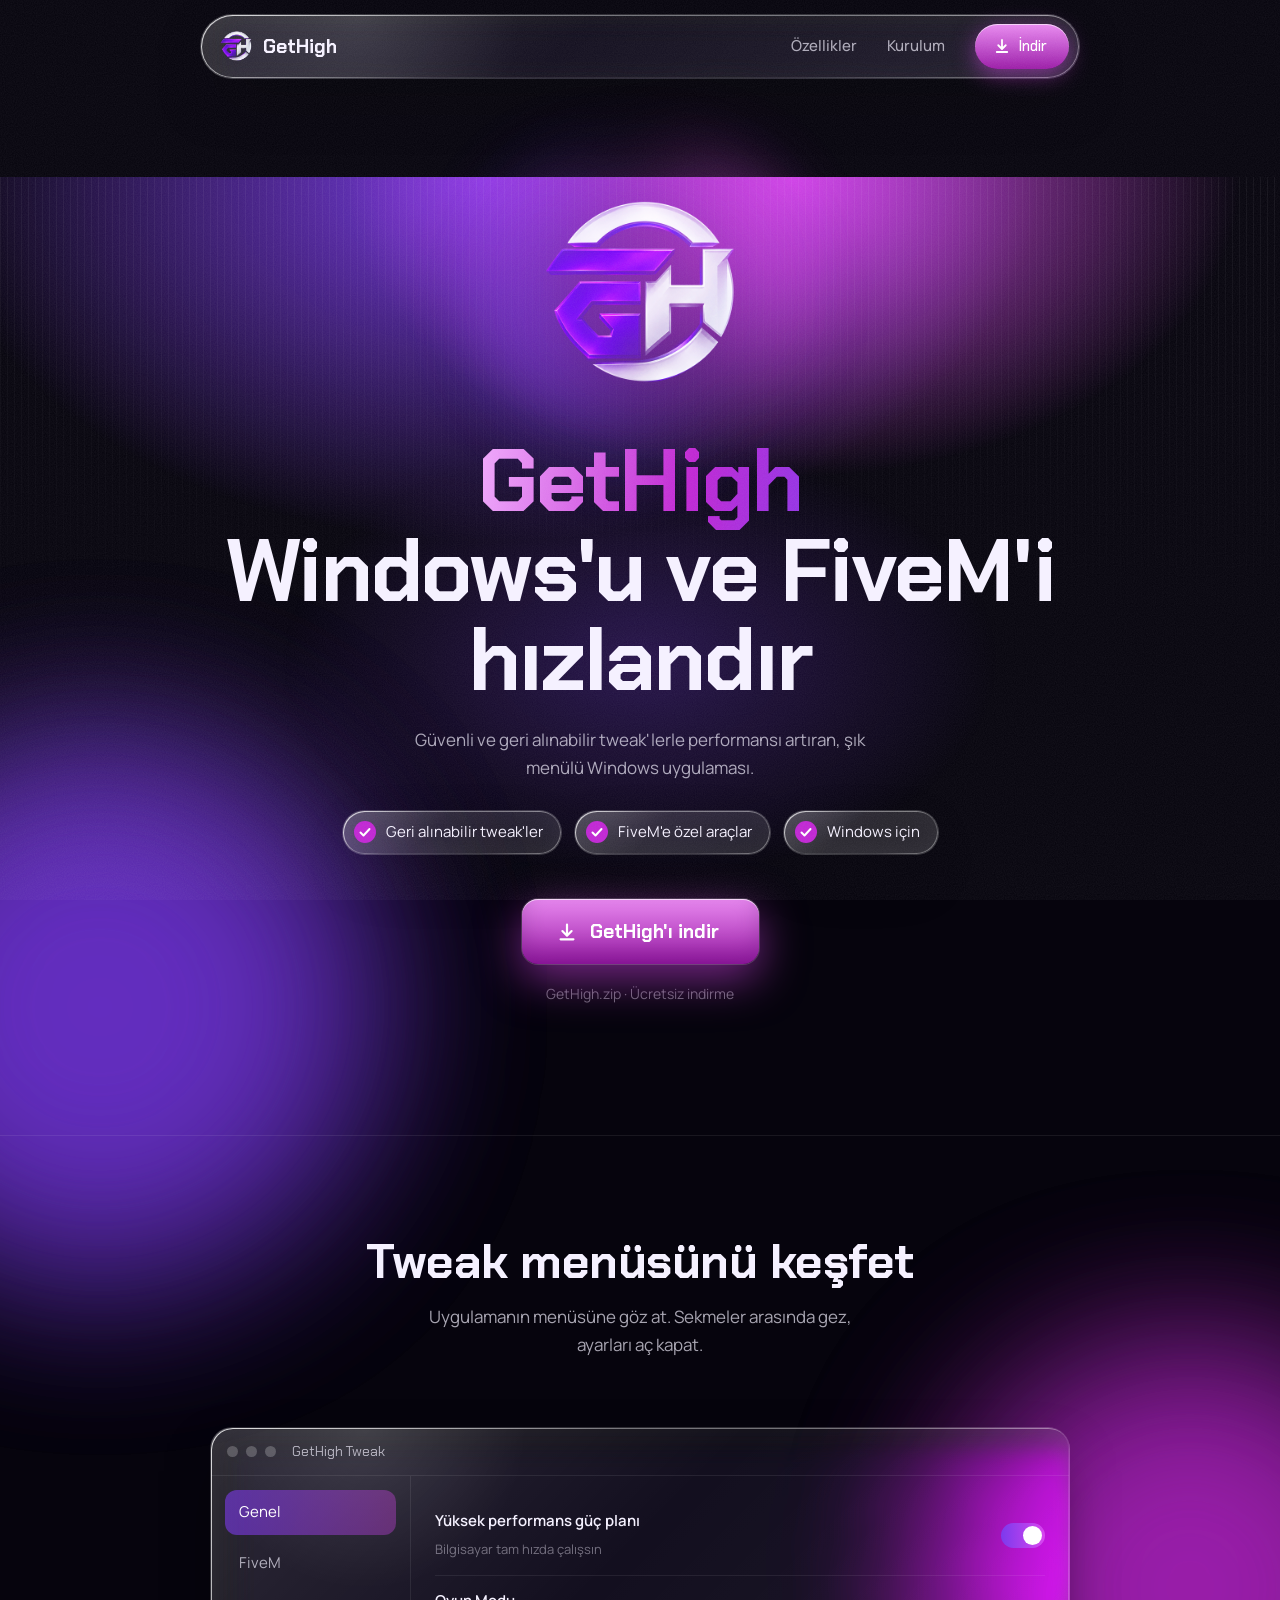
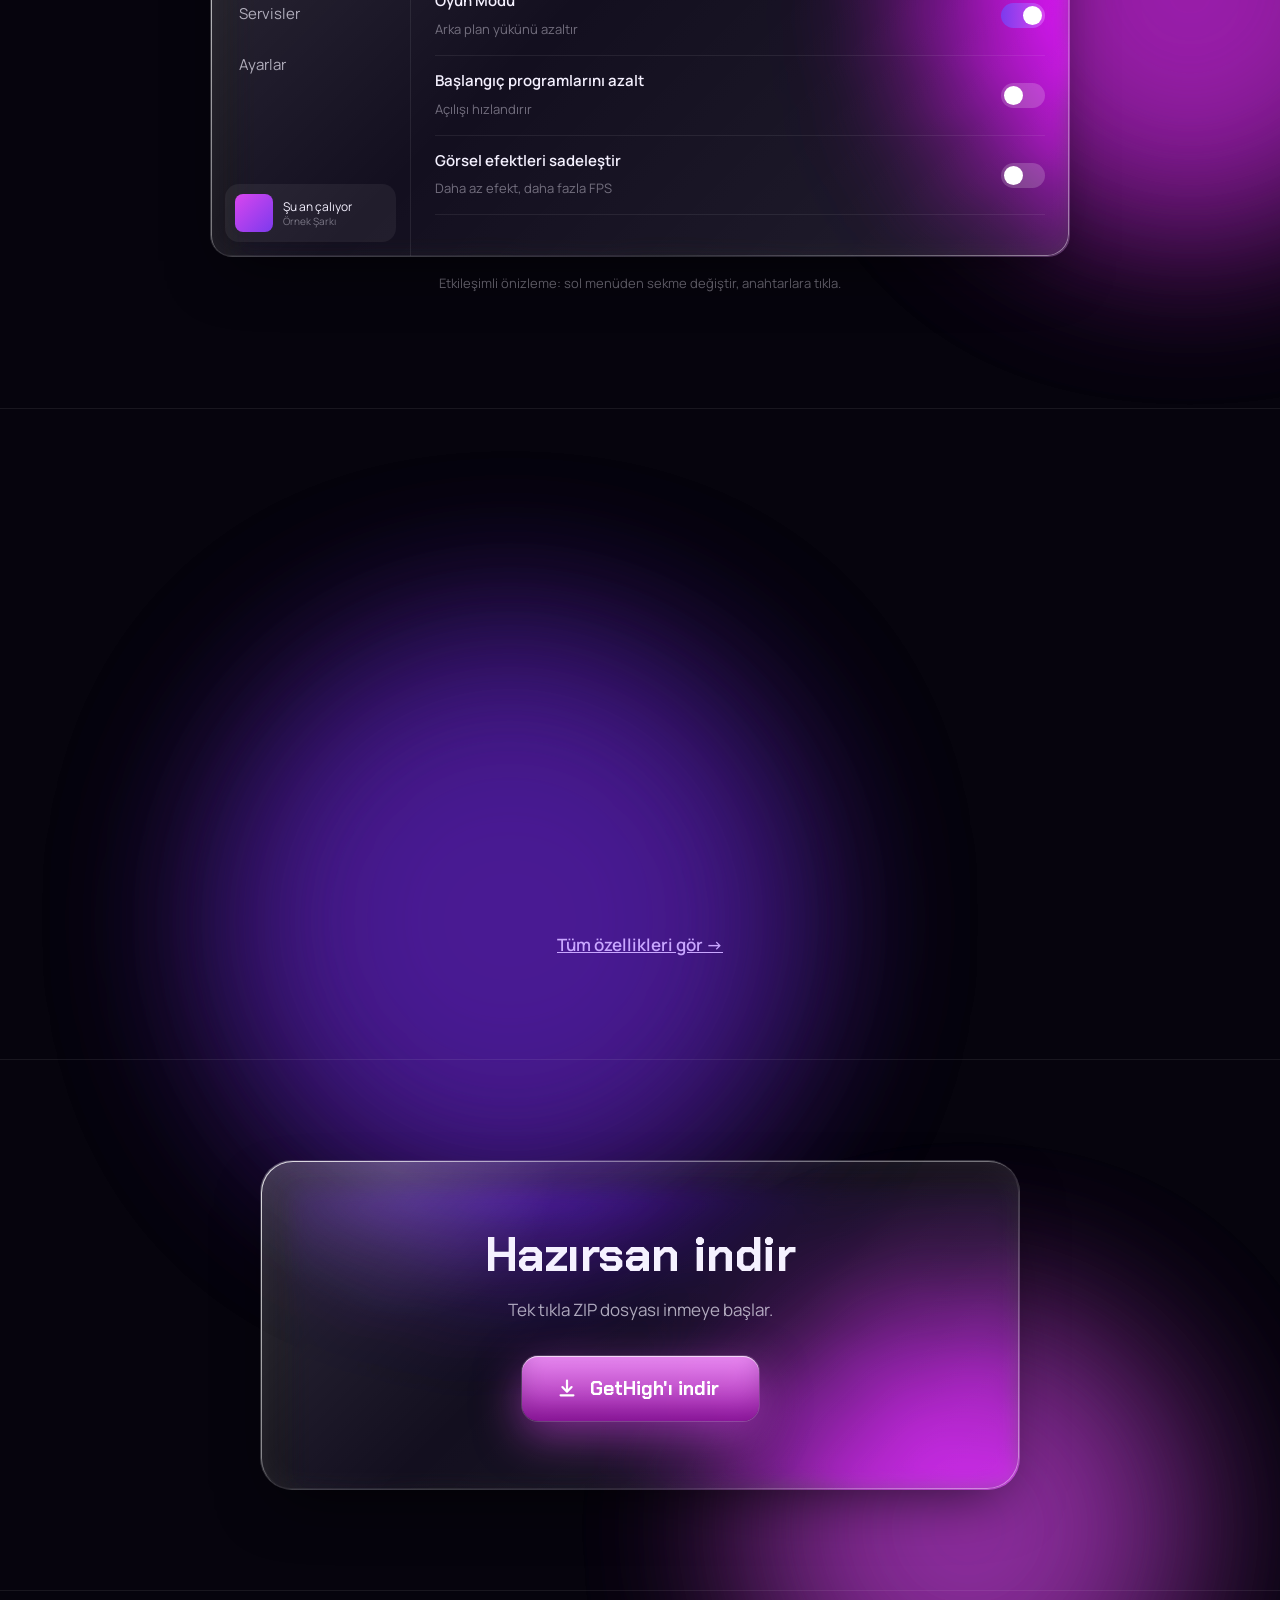
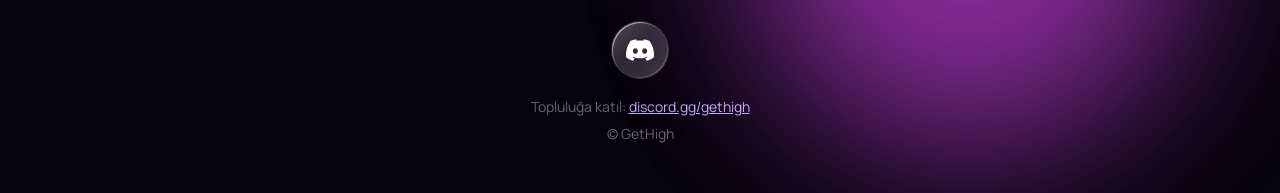
<file: index.html>
<!DOCTYPE html>
<html lang="tr">
<head>
<meta charset="utf-8">
<meta name="viewport" content="width=device-width, initial-scale=1">
<title>GetHigh – Windows ve FiveM performans aracı</title>
<meta name="description" content="GetHigh ile Windows ve FiveM performansını güvenli tweak'lerle artır. Hemen indir.">
<meta name="theme-color" content="#06040d">
<link rel="icon" type="image/png" href="logo.png">
<link rel="preconnect" href="https://fonts.googleapis.com">
<link rel="preconnect" href="https://fonts.gstatic.com" crossorigin>
<link href="https://fonts.googleapis.com/css2?family=Chakra+Petch:wght@500;600;700&family=Manrope:wght@400;500;600&display=swap" rel="stylesheet">
<script>document.documentElement.classList.add("js");</script>
<link rel="stylesheet" href="style.css">
</head>
<body>
<svg width="0" height="0" style="position:absolute" aria-hidden="true" focusable="false">
    <filter id="liquid" x="-5%" y="-5%" width="110%" height="110%" color-interpolation-filters="sRGB">
      <feTurbulence type="fractalNoise" baseFrequency="0.012 0.02" numOctaves="2" seed="7" result="noise"/>
      <feDisplacementMap in="SourceGraphic" in2="noise" scale="16" xChannelSelector="R" yChannelSelector="G"/>
    </filter>
  </svg>

  <div class="bg" aria-hidden="true">
    <span class="orb a"></span><span class="orb b"></span><span class="orb c"></span><span class="orb d"></span>
  </div>

  
<div class="bg" aria-hidden="true"><span class="orb a"></span><span class="orb b"></span><span class="orb c"></span><span class="orb d"></span></div>
<nav class="nav glass" aria-label="Ana menü">
<a class="brand" href="index.html"><img src="logo.png" alt="" width="34" height="34"><span>GetHigh</span></a>
<div class="nav-links"><a href="ozellikler.html">Özellikler</a><a href="kurulum.html">Kurulum</a>
<a class="download small" href="https://github.com/faxxdev/gethigh/releases/latest/download/GetHigh.zip"><svg viewBox="0 0 24 24" aria-hidden="true"><path d="M12 4v11M7 11l5 5 5-5M5 20h14"/></svg> İndir</a></div>
</nav>
<header class="hero"><div class="aurora" aria-hidden="true"></div><div class="wrap">
<div class="logo-stage" aria-hidden="true"><span class="ring"></span><span class="ring two"></span><img class="hero-logo" src="logo.png" alt="" width="512" height="512"></div>
<h1 class="enter" style="--i:1"><span class="grad">GetHigh</span><br>Windows'u ve FiveM'i hızlandır</h1>
<p class="lead enter" style="--i:2">Güvenli ve geri alınabilir tweak'lerle performansı artıran, şık menülü Windows uygulaması.</p>
<ul class="chips enter" style="--i:3"><li class="glass"><svg viewBox="0 0 22 22" aria-hidden="true"><circle cx="11" cy="11" r="11" fill="#c026d3"/><path d="M6.5 11.5l3 3 6-6.5" fill="none" stroke="#fff" stroke-width="2" stroke-linecap="round" stroke-linejoin="round"/></svg><span>Geri alınabilir tweak'ler</span></li><li class="glass"><svg viewBox="0 0 22 22" aria-hidden="true"><circle cx="11" cy="11" r="11" fill="#c026d3"/><path d="M6.5 11.5l3 3 6-6.5" fill="none" stroke="#fff" stroke-width="2" stroke-linecap="round" stroke-linejoin="round"/></svg><span>FiveM'e özel araçlar</span></li><li class="glass"><svg viewBox="0 0 22 22" aria-hidden="true"><circle cx="11" cy="11" r="11" fill="#c026d3"/><path d="M6.5 11.5l3 3 6-6.5" fill="none" stroke="#fff" stroke-width="2" stroke-linecap="round" stroke-linejoin="round"/></svg><span>Windows için</span></li></ul>
<div class="enter" style="--i:4"><a class="download" href="https://github.com/faxxdev/gethigh/releases/latest/download/GetHigh.zip"><svg viewBox="0 0 24 24" aria-hidden="true"><path d="M12 4v11M7 11l5 5 5-5M5 20h14"/></svg> GetHigh'ı indir</a><p class="file-note">GetHigh.zip · Ücretsiz indirme</p></div>
</div></header><main>
<section class="section" id="menu"><div class="wrap"><h2 class="reveal">Tweak menüsünü keşfet</h2><p class="section-lead reveal">Uygulamanın menüsüne göz at. Sekmeler arasında gez, ayarları aç kapat.</p><div class="app glass reveal"><div class="tbar"><i></i><i></i><i></i><span>GetHigh Tweak</span></div><div class="abody">
<div class="side" role="tablist">
<button role="tab" aria-selected="true" data-pane="p1">Genel</button><button role="tab" aria-selected="false" data-pane="p2">FiveM</button><button role="tab" aria-selected="false" data-pane="p3">Servisler</button><button role="tab" aria-selected="false" data-pane="p4">Ayarlar</button>
<div class="np"><span class="cover"></span><span>Şu an çalıyor<small>Örnek Şarkı</small></span></div></div>
<div class="panes">
<div class="pane on" id="p1"><div class="row"><div><b>Yüksek performans güç planı</b><small>Bilgisayar tam hızda çalışsın</small></div><button class="sw" role="switch" aria-checked="true" aria-label="Yüksek performans güç planı"></button></div><div class="row"><div><b>Oyun Modu</b><small>Arka plan yükünü azaltır</small></div><button class="sw" role="switch" aria-checked="true" aria-label="Oyun Modu"></button></div><div class="row"><div><b>Başlangıç programlarını azalt</b><small>Açılışı hızlandırır</small></div><button class="sw" role="switch" aria-checked="false" aria-label="Başlangıç programlarını azalt"></button></div><div class="row"><div><b>Görsel efektleri sadeleştir</b><small>Daha az efekt, daha fazla FPS</small></div><button class="sw" role="switch" aria-checked="false" aria-label="Görsel efektleri sadeleştir"></button></div></div>
<div class="pane" id="p2"><div class="row"><div><b>FiveM önbellek temizliği</b><small>Eski önbellek dosyalarını temizler</small></div><button class="sw" role="switch" aria-checked="true" aria-label="FiveM önbellek temizliği"></button></div><div class="row"><div><b>Strafe Trainer</b><small>W-A-S-D zamanlamasını ekranda göster</small></div><button class="sw" role="switch" aria-checked="true" aria-label="Strafe Trainer"></button></div><div class="keys" aria-hidden="true"><span class="w">W</span><span class="a">A</span><span>S</span><span class="d">D</span></div></div>
<div class="pane" id="p3"><div class="row"><div><b>Gereksiz servisleri kapat</b><small>Sadece güvenli olanlar, istediğin an geri alınır</small></div><button class="sw" role="switch" aria-checked="false" aria-label="Gereksiz servisleri kapat"></button></div><div class="row"><div><b>Telemetri servisleri</b><small>Arka plan veri gönderimini azaltır</small></div><button class="sw" role="switch" aria-checked="false" aria-label="Telemetri servisleri"></button></div></div>
<div class="pane" id="p4"><b>Tema</b><div class="themes"><button aria-pressed="true">Koyu</button><button aria-pressed="false">Açık</button><button aria-pressed="false">Renk paleti</button></div><div class="row"><div><b>Açılış sesi</b><small>Uygulama açılırken sesli karşılama</small></div><button class="sw" role="switch" aria-checked="true" aria-label="Açılış sesi"></button></div></div>
</div></div></div><p class="note-s">Etkileşimli önizleme: sol menüden sekme değiştir, anahtarlara tıkla.</p></div></section>
<section class="section"><div class="wrap"><h2 class="reveal">Neler sunuyor?</h2><p class="section-lead reveal">GetHigh'ı farklı yapan başlıca özellikler.</p><div class="cards"><article class="card glass reveal" style="--d:0ms"><span class="ico"><svg viewBox="0 0 24 24" aria-hidden="true"><path d="M12 3l8 3v6c0 5-3.5 8-8 9-4.5-1-8-4-8-9V6z"/></svg></span><h3>Güvenli tweak'ler</h3><p>Windows'u kararsız yapmayan, geri alınabilir ayarlar. Sistemini riske atmadan performansı artır.</p></article><article class="card glass reveal" style="--d:80ms"><span class="ico"><svg viewBox="0 0 24 24" aria-hidden="true"><path d="M13 3L5 14h6l-1 7 8-11h-6z"/></svg></span><h3>FiveM optimizasyonu</h3><p>FiveM için hazırlanmış özel ayarlar ve temizlik seçenekleri ile daha akıcı oyun.</p></article><article class="card glass reveal" style="--d:160ms"><span class="ico"><svg viewBox="0 0 24 24" aria-hidden="true"><rect x="3" y="6" width="18" height="12" rx="2"/><path d="M7 10h.01M11 10h.01M15 10h.01M7 14h10"/></svg></span><h3>Strafe Trainer</h3><p>Ekranda W-A-S-D tuşlarını gösterir. Tuşlar arası basma zamanlamanı ve gecikmeni görerek strafe'ini geliştir.</p></article></div><a class="more" href="ozellikler.html">Tüm özellikleri gör →</a></div></section>
<section class="section"><div class="wrap"><div class="panel glass reveal"><h2>Hazırsan indir</h2><p class="lead">Tek tıkla ZIP dosyası inmeye başlar.</p><a class="download" href="https://github.com/faxxdev/gethigh/releases/latest/download/GetHigh.zip"><svg viewBox="0 0 24 24" aria-hidden="true"><path d="M12 4v11M7 11l5 5 5-5M5 20h14"/></svg> GetHigh'ı indir</a></div></div></section></main>
<footer><div class="wrap">
<a class="dc glass" href="https://discord.gg/gethigh" target="_blank" rel="noopener" aria-label="GetHigh Discord sunucusuna katıl"><svg viewBox="0 0 24 24" aria-hidden="true"><path d="M20.317 4.3698a19.7913 19.7913 0 00-4.8851-1.5152.0741.0741 0 00-.0785.0371c-.211.3753-.4447.8648-.6083 1.2495-1.8447-.2762-3.68-.2762-5.4868 0-.1636-.3933-.4058-.8742-.6177-1.2495a.077.077 0 00-.0785-.037 19.7363 19.7363 0 00-4.8852 1.515.0699.0699 0 00-.0321.0277C.5334 9.0458-.319 13.5799.0992 18.0578a.0824.0824 0 00.0312.0561c2.0528 1.5076 4.0413 2.4228 5.9929 3.0294a.0777.0777 0 00.0842-.0276c.4616-.6304.8731-1.2952 1.226-1.9942a.076.076 0 00-.0416-.1057c-.6528-.2476-1.2743-.5495-1.8722-.8923a.077.077 0 01-.0076-.1277c.1258-.0943.2517-.1923.3718-.2914a.0743.0743 0 01.0776-.0105c3.9278 1.7933 8.18 1.7933 12.0614 0a.0739.0739 0 01.0785.0095c.1202.099.246.1981.3728.2924a.077.077 0 01-.0066.1276 12.2986 12.2986 0 01-1.873.8914.0766.0766 0 00-.0407.1067c.3604.698.7719 1.3628 1.225 1.9932a.076.076 0 00.0842.0286c1.961-.6067 3.9495-1.5219 6.0023-3.0294a.077.077 0 00.0313-.0552c.5004-5.177-.8382-9.6739-3.5485-13.6604a.061.061 0 00-.0312-.0286zM8.02 15.3312c-1.1825 0-2.1569-1.0857-2.1569-2.419 0-1.3332.9555-2.4189 2.157-2.4189 1.2108 0 2.1757 1.0952 2.1568 2.419 0 1.3332-.9555 2.4189-2.1569 2.4189zm7.9748 0c-1.1825 0-2.1569-1.0857-2.1569-2.419 0-1.3332.9554-2.4189 2.1569-2.4189 1.2108 0 2.1757 1.0952 2.1568 2.419 0 1.3332-.946 2.4189-2.1568 2.4189z"/></svg></a>
<p>Topluluğa katıl: <a href="https://discord.gg/gethigh" target="_blank" rel="noopener">discord.gg/gethigh</a></p>
<p>© GetHigh</p>
</div></footer>
<script src="script.js"></script>
</body>
</html>
</file>
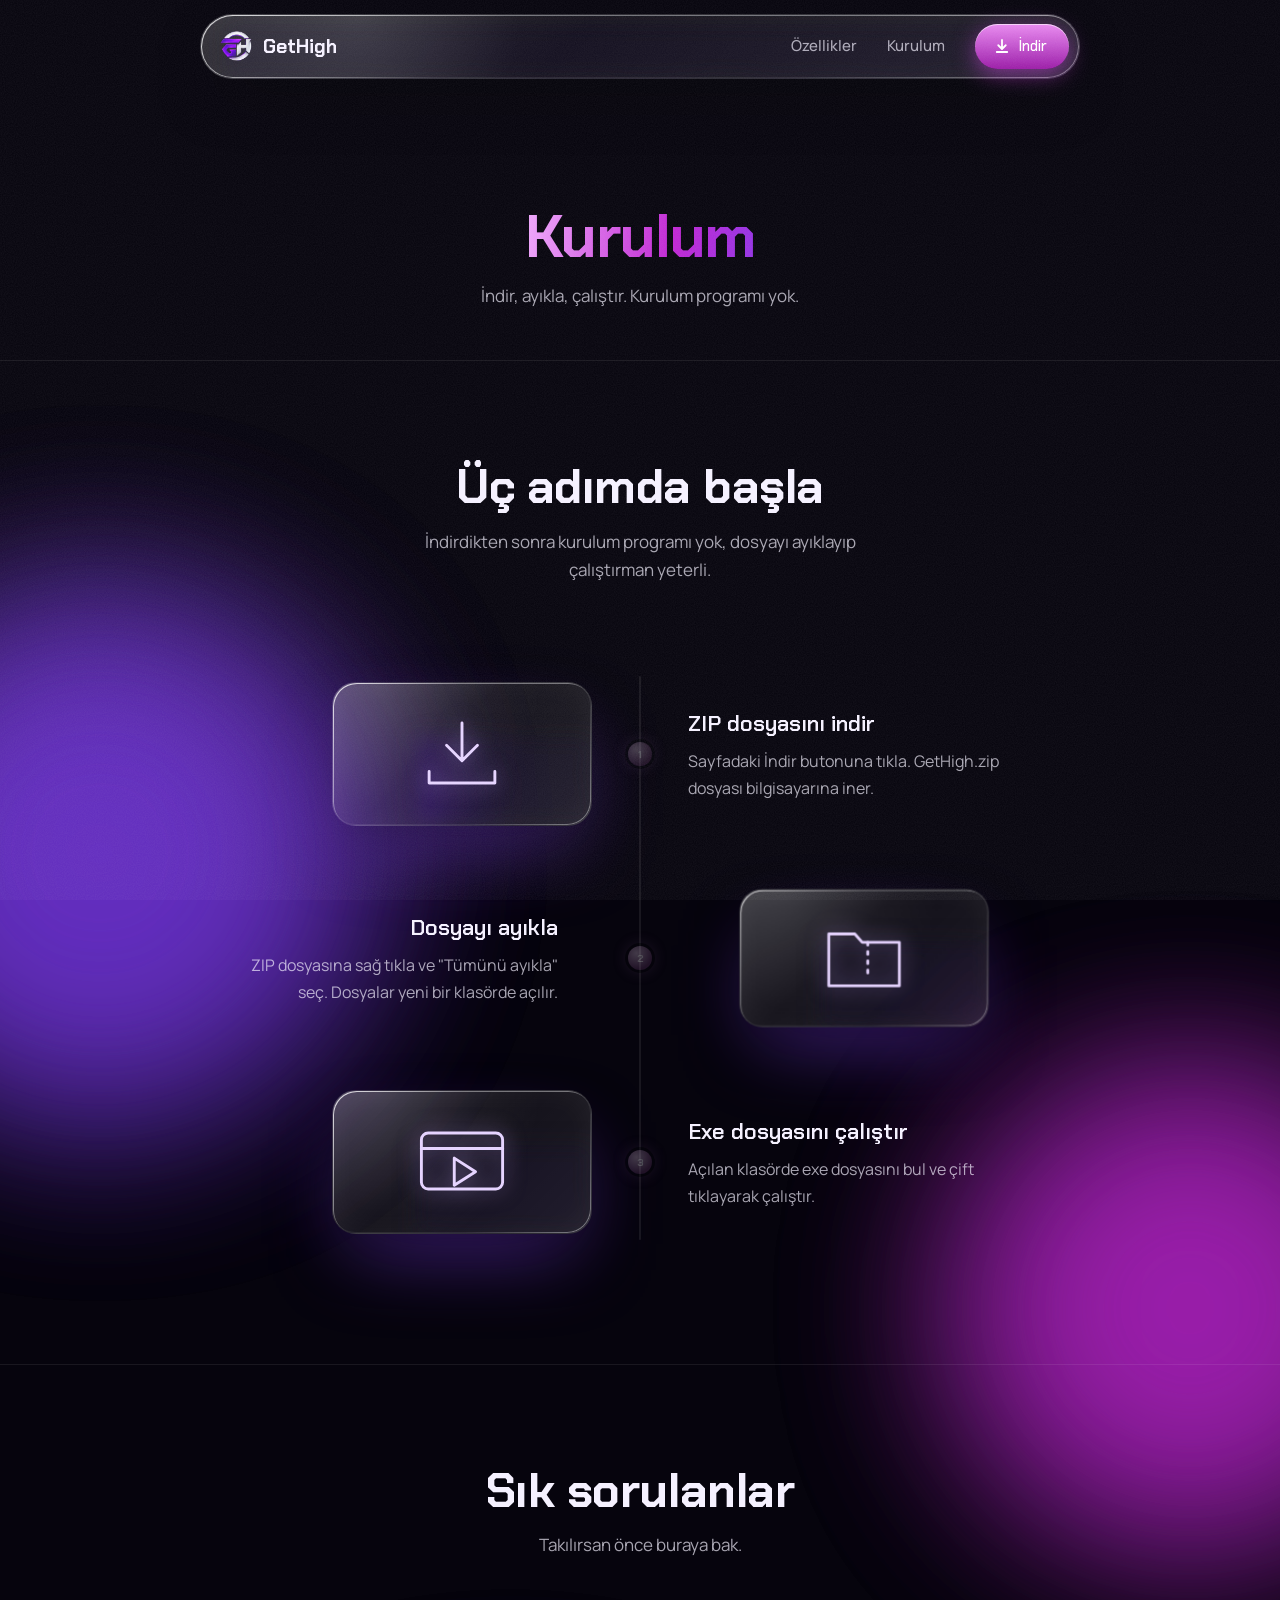
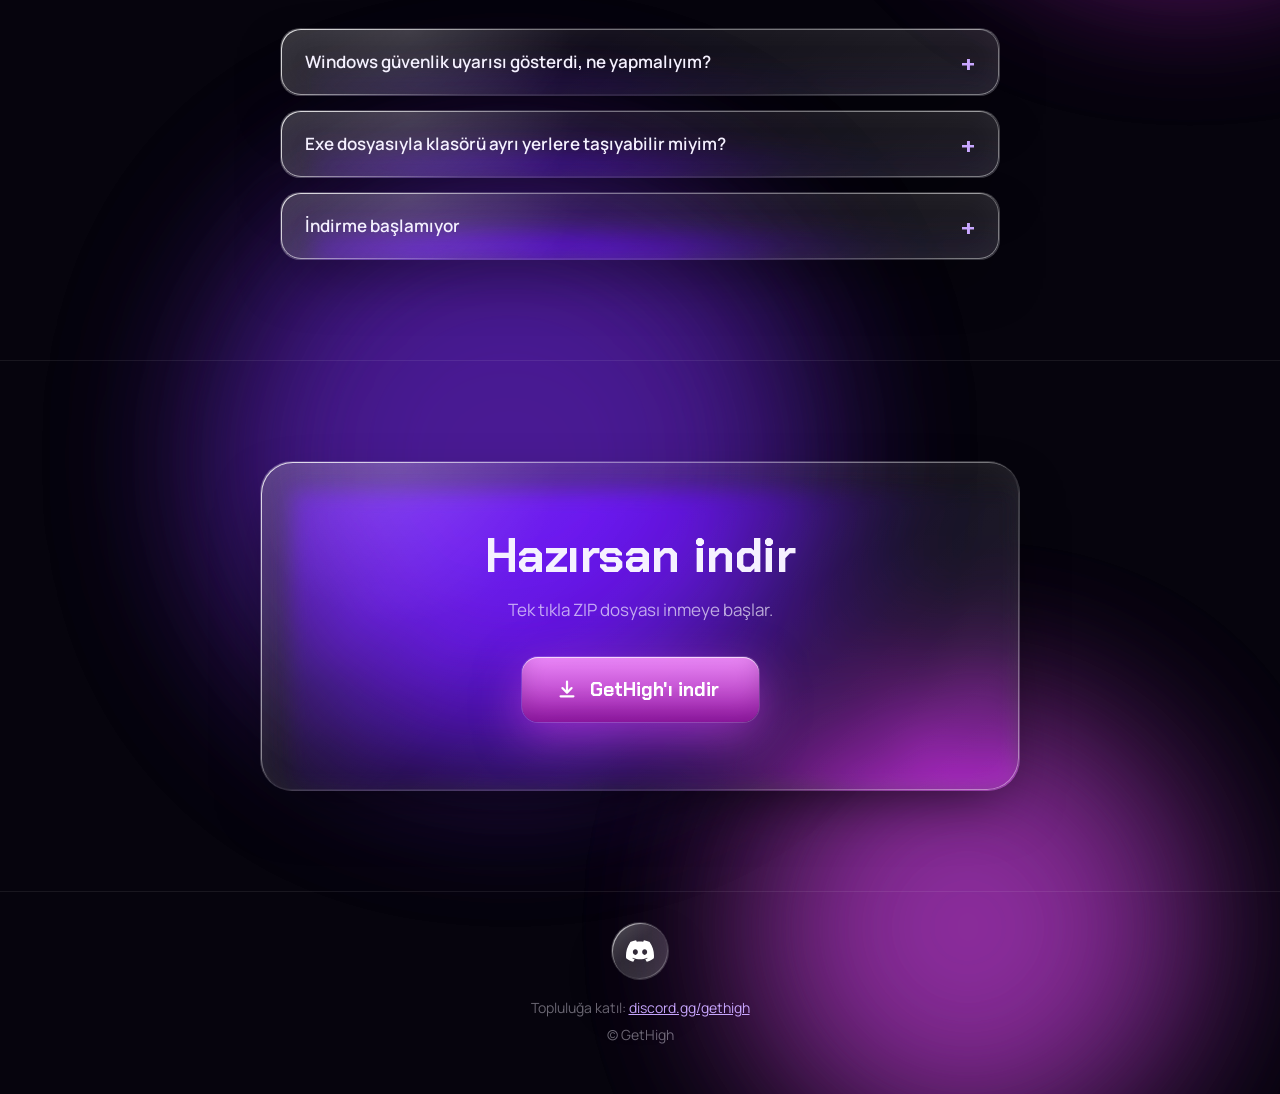
<file: kurulum.html>
<!DOCTYPE html>
<html lang="tr">
<head>
<meta charset="utf-8">
<meta name="viewport" content="width=device-width, initial-scale=1">
<title>Nasıl kurulur – GetHigh</title>
<meta name="description" content="GetHigh kurulum adımları ve sık sorulan sorular.">
<meta name="theme-color" content="#06040d">
<link rel="icon" type="image/png" href="logo.png">
<link rel="preconnect" href="https://fonts.googleapis.com">
<link rel="preconnect" href="https://fonts.gstatic.com" crossorigin>
<link href="https://fonts.googleapis.com/css2?family=Chakra+Petch:wght@500;600;700&family=Manrope:wght@400;500;600&display=swap" rel="stylesheet">
<script>document.documentElement.classList.add("js");</script>
<link rel="stylesheet" href="style.css">
</head>
<body>
<svg width="0" height="0" style="position:absolute" aria-hidden="true" focusable="false">
    <filter id="liquid" x="-5%" y="-5%" width="110%" height="110%" color-interpolation-filters="sRGB">
      <feTurbulence type="fractalNoise" baseFrequency="0.012 0.02" numOctaves="2" seed="7" result="noise"/>
      <feDisplacementMap in="SourceGraphic" in2="noise" scale="16" xChannelSelector="R" yChannelSelector="G"/>
    </filter>
  </svg>

  <div class="bg" aria-hidden="true">
    <span class="orb a"></span><span class="orb b"></span><span class="orb c"></span><span class="orb d"></span>
  </div>

  
<div class="bg" aria-hidden="true"><span class="orb a"></span><span class="orb b"></span><span class="orb c"></span><span class="orb d"></span></div>
<nav class="nav glass" aria-label="Ana menü">
<a class="brand" href="index.html"><img src="logo.png" alt="" width="34" height="34"><span>GetHigh</span></a>
<div class="nav-links"><a href="ozellikler.html">Özellikler</a><a href="kurulum.html">Kurulum</a>
<a class="download small" href="https://github.com/faxxdev/gethigh/releases/latest/download/GetHigh.zip"><svg viewBox="0 0 24 24" aria-hidden="true"><path d="M12 4v11M7 11l5 5 5-5M5 20h14"/></svg> İndir</a></div>
</nav>
<header class="page-head"><div class="wrap"><h1><span class="grad">Kurulum</span></h1><p class="lead">İndir, ayıkla, çalıştır. Kurulum programı yok.</p></div></header>
<main><section class="section" id="kurulum" aria-labelledby="kurulum-baslik">
      <div class="wrap">
        <h2 id="kurulum-baslik" class="reveal">Üç adımda başla</h2>
        <p class="section-lead reveal" style="--d:100ms">İndirdikten sonra kurulum programı yok, dosyayı ayıklayıp çalıştırman yeterli.</p>

        <ol class="steps">
          <li class="step">
            <div class="visual glass reveal" aria-hidden="true">
              <svg viewBox="0 0 120 80"><g class="arrow"><path pathLength="1" d="M60 8v38M44 31l16 16 16-16"/></g><path pathLength="1" d="M26 58v12h68V58"/></svg>
            </div>
            <div class="node">1</div>
            <div class="text reveal" style="--d:150ms">
              <h3>ZIP dosyasını indir</h3>
              <p>Sayfadaki İndir butonuna tıkla. GetHigh.zip dosyası bilgisayarına iner.</p>
            </div>
          </li>
          <li class="step">
            <div class="visual glass reveal" aria-hidden="true">
              <svg viewBox="0 0 120 80"><path pathLength="1" d="M22 14h28l8 9h40v47H22z"/><path pathLength="1" d="M64 23v3M64 33v3M64 43v3M64 53v3"/></svg>
            </div>
            <div class="node">2</div>
            <div class="text reveal" style="--d:150ms">
              <h3>Dosyayı ayıkla</h3>
              <p>ZIP dosyasına sağ tıkla ve "Tümünü ayıkla" seç. Dosyalar yeni bir klasörde açılır.</p>
            </div>
          </li>
          <li class="step">
            <div class="visual glass reveal" aria-hidden="true">
              <svg viewBox="0 0 120 80"><rect pathLength="1" x="18" y="10" width="84" height="58" rx="7"/><path pathLength="1" d="M18 26h84"/><path class="play" pathLength="1" d="M52 36l22 14-22 14z"/></svg>
            </div>
            <div class="node">3</div>
            <div class="text reveal" style="--d:150ms">
              <h3>Exe dosyasını çalıştır</h3>
              <p>Açılan klasörde exe dosyasını bul ve çift tıklayarak çalıştır.</p>
            </div>
          </li>
        </ol>
      </div>
    </section><section class="section" id="sss" aria-labelledby="sss-baslik">
      <div class="wrap">
        <h2 id="sss-baslik" class="reveal">Sık sorulanlar</h2>
        <p class="section-lead reveal" style="--d:100ms">Takılırsan önce buraya bak.</p>

        <div class="faq">
          <details class="glass reveal" style="--d:0ms">
            <summary>Windows güvenlik uyarısı gösterdi, ne yapmalıyım?</summary>
            <p>Windows, imzasız uygulamalarda bu uyarıyı gösterebilir. "Ek bilgi" bağlantısına tıkla, sonra "Yine de çalıştır" seç.</p>
          </details>
          <details class="glass reveal" style="--d:120ms">
            <summary>Exe dosyasıyla klasörü ayrı yerlere taşıyabilir miyim?</summary>
            <p>Taşıma. Exe dosyasını ve yanındaki klasörü aynı yerde bırak, uygulama bu klasördeki dosyaları kullanır.</p>
          </details>
          <details class="glass reveal" style="--d:240ms">
            <summary>İndirme başlamıyor</summary>
            <p>Sayfayı yenile ve indirme butonuna tekrar tıkla. Tarayıcı dosyayı engellediyse indirme çubuğundan dosyayı tutmayı seç.</p>
          </details>
        </div>
      </div>
    </section><section class="section"><div class="wrap"><div class="panel glass reveal"><h2>Hazırsan indir</h2><p class="lead">Tek tıkla ZIP dosyası inmeye başlar.</p><a class="download" href="https://github.com/faxxdev/gethigh/releases/latest/download/GetHigh.zip"><svg viewBox="0 0 24 24" aria-hidden="true"><path d="M12 4v11M7 11l5 5 5-5M5 20h14"/></svg> GetHigh'ı indir</a></div></div></section></main>
<footer><div class="wrap">
<a class="dc glass" href="https://discord.gg/gethigh" target="_blank" rel="noopener" aria-label="GetHigh Discord sunucusuna katıl"><svg viewBox="0 0 24 24" aria-hidden="true"><path d="M20.317 4.3698a19.7913 19.7913 0 00-4.8851-1.5152.0741.0741 0 00-.0785.0371c-.211.3753-.4447.8648-.6083 1.2495-1.8447-.2762-3.68-.2762-5.4868 0-.1636-.3933-.4058-.8742-.6177-1.2495a.077.077 0 00-.0785-.037 19.7363 19.7363 0 00-4.8852 1.515.0699.0699 0 00-.0321.0277C.5334 9.0458-.319 13.5799.0992 18.0578a.0824.0824 0 00.0312.0561c2.0528 1.5076 4.0413 2.4228 5.9929 3.0294a.0777.0777 0 00.0842-.0276c.4616-.6304.8731-1.2952 1.226-1.9942a.076.076 0 00-.0416-.1057c-.6528-.2476-1.2743-.5495-1.8722-.8923a.077.077 0 01-.0076-.1277c.1258-.0943.2517-.1923.3718-.2914a.0743.0743 0 01.0776-.0105c3.9278 1.7933 8.18 1.7933 12.0614 0a.0739.0739 0 01.0785.0095c.1202.099.246.1981.3728.2924a.077.077 0 01-.0066.1276 12.2986 12.2986 0 01-1.873.8914.0766.0766 0 00-.0407.1067c.3604.698.7719 1.3628 1.225 1.9932a.076.076 0 00.0842.0286c1.961-.6067 3.9495-1.5219 6.0023-3.0294a.077.077 0 00.0313-.0552c.5004-5.177-.8382-9.6739-3.5485-13.6604a.061.061 0 00-.0312-.0286zM8.02 15.3312c-1.1825 0-2.1569-1.0857-2.1569-2.419 0-1.3332.9555-2.4189 2.157-2.4189 1.2108 0 2.1757 1.0952 2.1568 2.419 0 1.3332-.9555 2.4189-2.1569 2.4189zm7.9748 0c-1.1825 0-2.1569-1.0857-2.1569-2.419 0-1.3332.9554-2.4189 2.1569-2.4189 1.2108 0 2.1757 1.0952 2.1568 2.419 0 1.3332-.946 2.4189-2.1568 2.4189z"/></svg></a>
<p>Topluluğa katıl: <a href="https://discord.gg/gethigh" target="_blank" rel="noopener">discord.gg/gethigh</a></p>
<p>© GetHigh</p>
</div></footer>
<script src="script.js"></script>
</body>
</html>
</file>
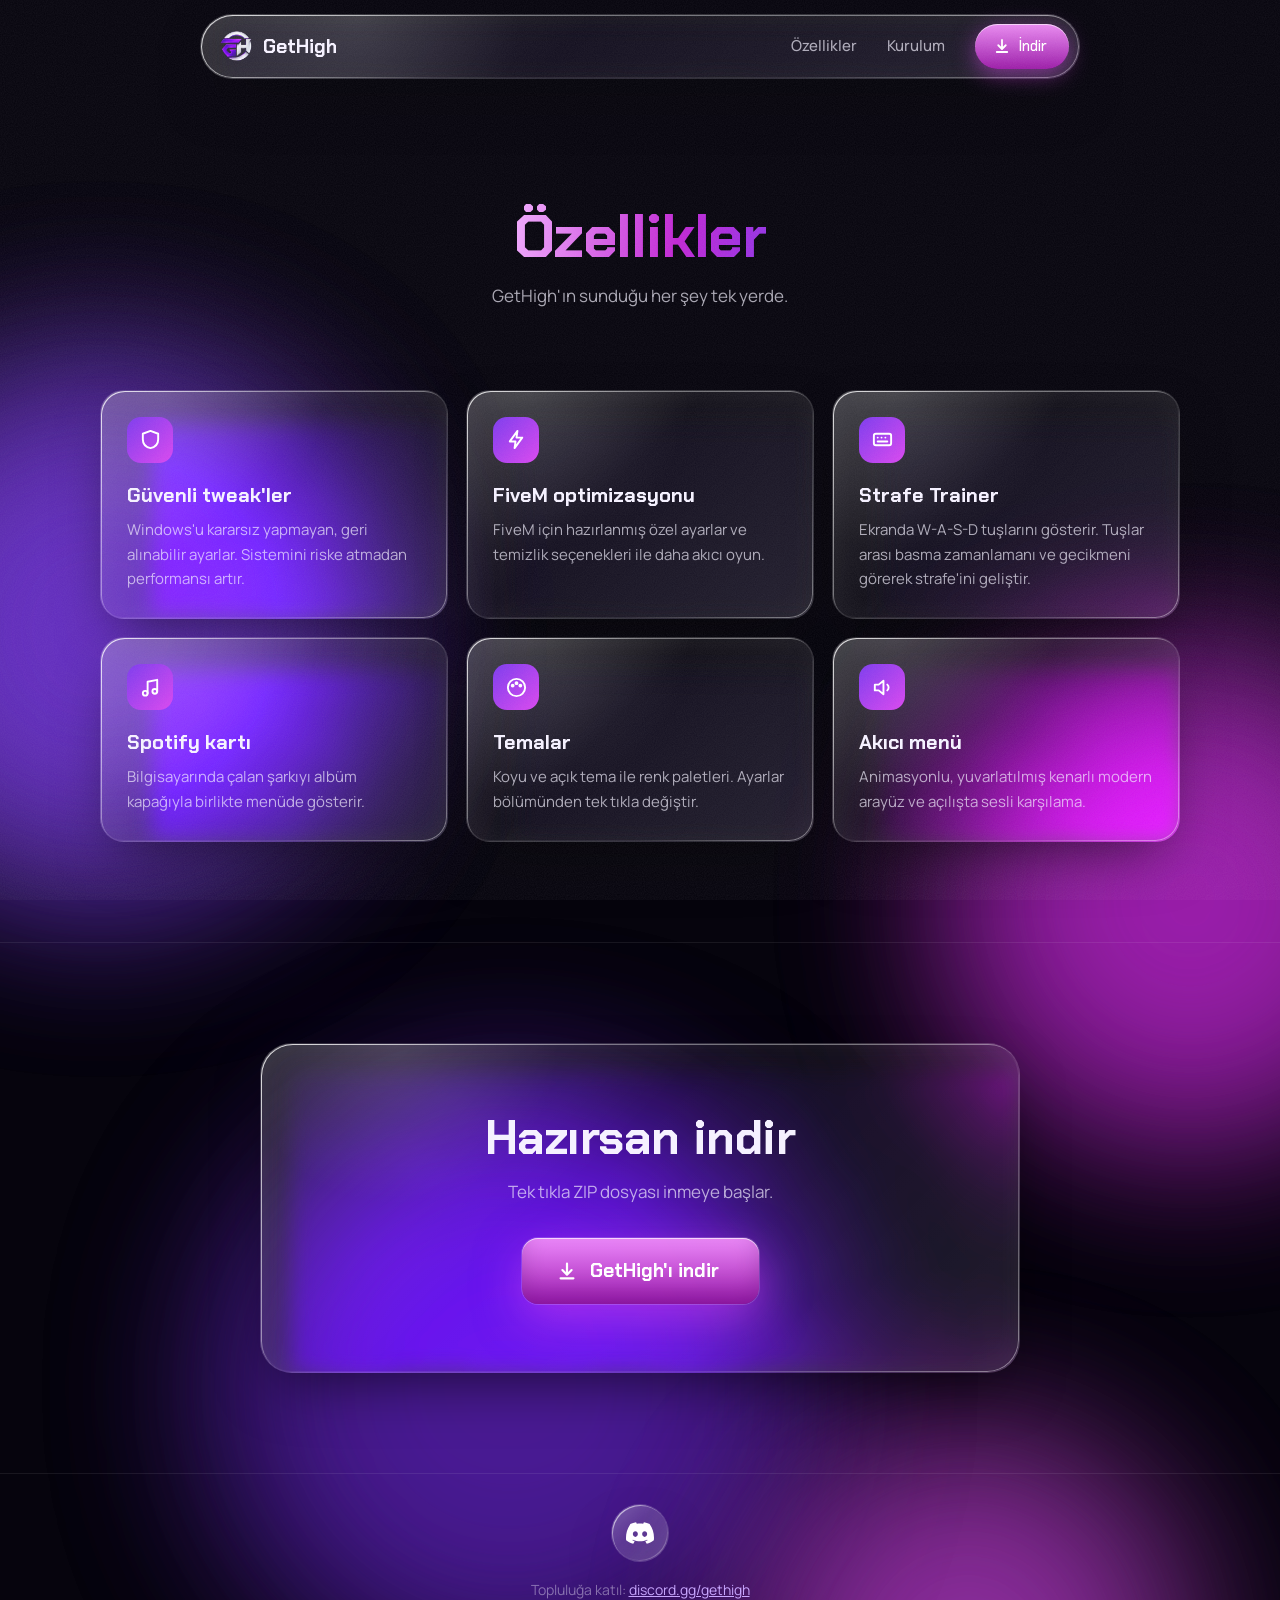
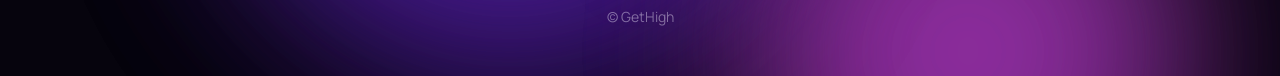
<file: ozellikler.html>
<!DOCTYPE html>
<html lang="tr">
<head>
<meta charset="utf-8">
<meta name="viewport" content="width=device-width, initial-scale=1">
<title>Özellikler – GetHigh</title>
<meta name="description" content="GetHigh özellikleri: güvenli tweak'ler, FiveM optimizasyonu, Strafe Trainer, Spotify kartı ve temalar.">
<meta name="theme-color" content="#06040d">
<link rel="icon" type="image/png" href="logo.png">
<link rel="preconnect" href="https://fonts.googleapis.com">
<link rel="preconnect" href="https://fonts.gstatic.com" crossorigin>
<link href="https://fonts.googleapis.com/css2?family=Chakra+Petch:wght@500;600;700&family=Manrope:wght@400;500;600&display=swap" rel="stylesheet">
<script>document.documentElement.classList.add("js");</script>
<link rel="stylesheet" href="style.css">
</head>
<body>
<svg width="0" height="0" style="position:absolute" aria-hidden="true" focusable="false">
    <filter id="liquid" x="-5%" y="-5%" width="110%" height="110%" color-interpolation-filters="sRGB">
      <feTurbulence type="fractalNoise" baseFrequency="0.012 0.02" numOctaves="2" seed="7" result="noise"/>
      <feDisplacementMap in="SourceGraphic" in2="noise" scale="16" xChannelSelector="R" yChannelSelector="G"/>
    </filter>
  </svg>

  <div class="bg" aria-hidden="true">
    <span class="orb a"></span><span class="orb b"></span><span class="orb c"></span><span class="orb d"></span>
  </div>

  
<div class="bg" aria-hidden="true"><span class="orb a"></span><span class="orb b"></span><span class="orb c"></span><span class="orb d"></span></div>
<nav class="nav glass" aria-label="Ana menü">
<a class="brand" href="index.html"><img src="logo.png" alt="" width="34" height="34"><span>GetHigh</span></a>
<div class="nav-links"><a href="ozellikler.html">Özellikler</a><a href="kurulum.html">Kurulum</a>
<a class="download small" href="https://github.com/faxxdev/gethigh/releases/latest/download/GetHigh.zip"><svg viewBox="0 0 24 24" aria-hidden="true"><path d="M12 4v11M7 11l5 5 5-5M5 20h14"/></svg> İndir</a></div>
</nav>
<header class="page-head"><div class="wrap"><h1><span class="grad">Özellikler</span></h1><p class="lead">GetHigh'ın sunduğu her şey tek yerde.</p></div></header>
<main><section class="section" style="border-top:0;padding-top:30px"><div class="wrap"><div class="cards"><article class="card glass reveal" style="--d:0ms"><span class="ico"><svg viewBox="0 0 24 24" aria-hidden="true"><path d="M12 3l8 3v6c0 5-3.5 8-8 9-4.5-1-8-4-8-9V6z"/></svg></span><h3>Güvenli tweak'ler</h3><p>Windows'u kararsız yapmayan, geri alınabilir ayarlar. Sistemini riske atmadan performansı artır.</p></article><article class="card glass reveal" style="--d:80ms"><span class="ico"><svg viewBox="0 0 24 24" aria-hidden="true"><path d="M13 3L5 14h6l-1 7 8-11h-6z"/></svg></span><h3>FiveM optimizasyonu</h3><p>FiveM için hazırlanmış özel ayarlar ve temizlik seçenekleri ile daha akıcı oyun.</p></article><article class="card glass reveal" style="--d:160ms"><span class="ico"><svg viewBox="0 0 24 24" aria-hidden="true"><rect x="3" y="6" width="18" height="12" rx="2"/><path d="M7 10h.01M11 10h.01M15 10h.01M7 14h10"/></svg></span><h3>Strafe Trainer</h3><p>Ekranda W-A-S-D tuşlarını gösterir. Tuşlar arası basma zamanlamanı ve gecikmeni görerek strafe'ini geliştir.</p></article><article class="card glass reveal" style="--d:240ms"><span class="ico"><svg viewBox="0 0 24 24" aria-hidden="true"><path d="M9 18V6l10-2v12"/><circle cx="6.5" cy="18" r="2.5"/><circle cx="16.5" cy="16" r="2.5"/></svg></span><h3>Spotify kartı</h3><p>Bilgisayarında çalan şarkıyı albüm kapağıyla birlikte menüde gösterir.</p></article><article class="card glass reveal" style="--d:320ms"><span class="ico"><svg viewBox="0 0 24 24" aria-hidden="true"><circle cx="12" cy="12" r="9"/><circle cx="8" cy="10" r="1"/><circle cx="12" cy="7.5" r="1"/><circle cx="16" cy="10" r="1"/></svg></span><h3>Temalar</h3><p>Koyu ve açık tema ile renk paletleri. Ayarlar bölümünden tek tıkla değiştir.</p></article><article class="card glass reveal" style="--d:400ms"><span class="ico"><svg viewBox="0 0 24 24" aria-hidden="true"><path d="M4 9v6h4l5 4V5L8 9z"/><path d="M17 9a4 4 0 010 6"/></svg></span><h3>Akıcı menü</h3><p>Animasyonlu, yuvarlatılmış kenarlı modern arayüz ve açılışta sesli karşılama.</p></article></div></div></section><section class="section"><div class="wrap"><div class="panel glass reveal"><h2>Hazırsan indir</h2><p class="lead">Tek tıkla ZIP dosyası inmeye başlar.</p><a class="download" href="https://github.com/faxxdev/gethigh/releases/latest/download/GetHigh.zip"><svg viewBox="0 0 24 24" aria-hidden="true"><path d="M12 4v11M7 11l5 5 5-5M5 20h14"/></svg> GetHigh'ı indir</a></div></div></section></main>
<footer><div class="wrap">
<a class="dc glass" href="https://discord.gg/gethigh" target="_blank" rel="noopener" aria-label="GetHigh Discord sunucusuna katıl"><svg viewBox="0 0 24 24" aria-hidden="true"><path d="M20.317 4.3698a19.7913 19.7913 0 00-4.8851-1.5152.0741.0741 0 00-.0785.0371c-.211.3753-.4447.8648-.6083 1.2495-1.8447-.2762-3.68-.2762-5.4868 0-.1636-.3933-.4058-.8742-.6177-1.2495a.077.077 0 00-.0785-.037 19.7363 19.7363 0 00-4.8852 1.515.0699.0699 0 00-.0321.0277C.5334 9.0458-.319 13.5799.0992 18.0578a.0824.0824 0 00.0312.0561c2.0528 1.5076 4.0413 2.4228 5.9929 3.0294a.0777.0777 0 00.0842-.0276c.4616-.6304.8731-1.2952 1.226-1.9942a.076.076 0 00-.0416-.1057c-.6528-.2476-1.2743-.5495-1.8722-.8923a.077.077 0 01-.0076-.1277c.1258-.0943.2517-.1923.3718-.2914a.0743.0743 0 01.0776-.0105c3.9278 1.7933 8.18 1.7933 12.0614 0a.0739.0739 0 01.0785.0095c.1202.099.246.1981.3728.2924a.077.077 0 01-.0066.1276 12.2986 12.2986 0 01-1.873.8914.0766.0766 0 00-.0407.1067c.3604.698.7719 1.3628 1.225 1.9932a.076.076 0 00.0842.0286c1.961-.6067 3.9495-1.5219 6.0023-3.0294a.077.077 0 00.0313-.0552c.5004-5.177-.8382-9.6739-3.5485-13.6604a.061.061 0 00-.0312-.0286zM8.02 15.3312c-1.1825 0-2.1569-1.0857-2.1569-2.419 0-1.3332.9555-2.4189 2.157-2.4189 1.2108 0 2.1757 1.0952 2.1568 2.419 0 1.3332-.9555 2.4189-2.1569 2.4189zm7.9748 0c-1.1825 0-2.1569-1.0857-2.1569-2.419 0-1.3332.9554-2.4189 2.1569-2.4189 1.2108 0 2.1757 1.0952 2.1568 2.419 0 1.3332-.946 2.4189-2.1568 2.4189z"/></svg></a>
<p>Topluluğa katıl: <a href="https://discord.gg/gethigh" target="_blank" rel="noopener">discord.gg/gethigh</a></p>
<p>© GetHigh</p>
</div></footer>
<script src="script.js"></script>
</body>
</html>
</file>
<file: style.css>
:root {
    --bg: #06040d;
    --text: #f5f1ff;
    --muted: rgba(245, 241, 255, 0.68);
    --faint: rgba(245, 241, 255, 0.42);
    --magenta: #d946ef;
    --violet: #7c3aed;
    --lavender: #c9a7ff;
    --display: "Chakra Petch", "Segoe UI", system-ui, sans-serif;
    --body: "Manrope", "Segoe UI", system-ui, sans-serif;
    --ease: cubic-bezier(0.2, 0.7, 0.2, 1);
    --glass-shadow:
      inset 1px 1px 0 rgba(255, 255, 255, 0.4),
      inset -1px -1px 0 rgba(255, 255, 255, 0.08),
      inset 0 0 32px rgba(255, 255, 255, 0.05),
      0 24px 60px -20px rgba(0, 0, 0, 0.65);
  }

  * { box-sizing: border-box; }
  html { scroll-behavior: smooth; -webkit-text-size-adjust: 100%; }
  body {
    position: relative;
    z-index: 0;
    margin: 0;
    background: var(--bg);
    color: var(--text);
    font-family: var(--body);
    font-size: 17px;
    line-height: 1.65;
    overflow-x: hidden;
  }
  a { color: inherit; }
  :focus-visible { outline: 3px solid var(--lavender); outline-offset: 4px; border-radius: 8px; }
  .wrap { width: min(1080px, 100% - 40px); margin-inline: auto; }

  /* Film greni: camın arkasına doku verir */
  body::after {
    content: "";
    position: fixed;
    inset: 0;
    z-index: 60;
    pointer-events: none;
    opacity: 0.07;
    background-image: url("data:image/svg+xml;utf8,<svg xmlns='http://www.w3.org/2000/svg' width='160' height='160'><filter id='n'><feTurbulence type='fractalNoise' baseFrequency='0.9' numOctaves='2' stitchTiles='stitch'/><feColorMatrix values='0 0 0 0 1  0 0 0 0 1  0 0 0 0 1  0 0 0 0.9 0'/></filter><rect width='100%' height='100%' filter='url(%23n)'/></svg>");
  }

  /* Akan ışık topları: cam bunların üzerinden kırılır */
  .bg { position: absolute; inset: 0; z-index: -1; overflow: hidden; pointer-events: none; }
  .orb { position: absolute; border-radius: 50%; filter: blur(90px); opacity: 0.55; will-change: transform; }
  .orb.a { width: 520px; height: 520px; left: -160px; top: 22%; background: #7c3aed; animation: drift-a 22s ease-in-out infinite alternate; }
  .orb.b { width: 460px; height: 460px; right: -140px; top: 40%; background: #c026d3; animation: drift-b 26s ease-in-out infinite alternate; }
  .orb.c { width: 560px; height: 560px; left: 18%; top: 66%; background: #5b21b6; animation: drift-a 30s ease-in-out infinite alternate-reverse; }
  .orb.d { width: 420px; height: 420px; right: 8%; top: 86%; background: #d946ef; opacity: 0.4; animation: drift-b 24s ease-in-out infinite alternate-reverse; }
  @keyframes drift-a { from { transform: translate(0, 0) scale(1); } to { transform: translate(140px, -90px) scale(1.18); } }
  @keyframes drift-b { from { transform: translate(0, 0) scale(1.1); } to { transform: translate(-130px, 110px) scale(0.92); } }

  /* ---------- Liquid glass ---------- */
  .glass {
    position: relative;
    background: linear-gradient(135deg, rgba(255, 255, 255, 0.16) 0%, rgba(255, 255, 255, 0.05) 42%, rgba(255, 255, 255, 0.11) 100%);
    -webkit-backdrop-filter: blur(16px) saturate(190%);
            backdrop-filter: blur(16px) saturate(190%);
    box-shadow: var(--glass-shadow);
    border: 1px solid rgba(255, 255, 255, 0.1);
  }
  /* Chromium'da camın arkası hafifçe sıvı gibi kırılır */
  .liquid-svg .glass {
    -webkit-backdrop-filter: url(#liquid) blur(10px) saturate(190%);
            backdrop-filter: url(#liquid) blur(10px) saturate(190%);
  }
  /* Kenardaki parlak çerçeve */
  .glass::before {
    content: "";
    position: absolute;
    inset: 0;
    border-radius: inherit;
    padding: 1px;
    background: linear-gradient(135deg, rgba(255, 255, 255, 0.75), rgba(255, 255, 255, 0) 32%, rgba(255, 255, 255, 0) 68%, rgba(255, 255, 255, 0.4));
    -webkit-mask: linear-gradient(#000 0 0) content-box, linear-gradient(#000 0 0);
    -webkit-mask-composite: xor;
            mask: linear-gradient(#000 0 0) content-box exclude, linear-gradient(#000 0 0);
    pointer-events: none;
  }
  /* İmleci izleyen ışık */
  .glass::after {
    content: "";
    position: absolute;
    inset: 0;
    border-radius: inherit;
    background: radial-gradient(260px circle at var(--mx, 18%) var(--my, 0%), rgba(255, 255, 255, 0.22), transparent 62%);
    opacity: 0.55;
    transition: opacity 0.3s ease;
    pointer-events: none;
  }
  .glass:hover::after { opacity: 1; }

  /* ---------- Üst bar ---------- */
  .nav {
    position: fixed;
    top: 14px;
    left: 50%;
    z-index: 40;
    transform: translateX(-50%);
    display: flex;
    align-items: center;
    justify-content: space-between;
    gap: 16px;
    width: min(880px, 100% - 28px);
    padding: 9px 10px 9px 18px;
    border-radius: 999px;
    animation: drop 0.9s var(--ease) both;
  }
  @keyframes drop { from { opacity: 0; transform: translate(-50%, -24px); } to { opacity: 1; transform: translate(-50%, 0); } }
  .brand { position: relative; z-index: 1; display: flex; align-items: center; gap: 10px; font-family: var(--display); font-weight: 700; font-size: 19px; text-decoration: none; }
  .brand img { width: 34px; height: 34px; display: block; }
  .nav-links { position: relative; z-index: 1; display: flex; align-items: center; gap: 30px; }
  .nav-links a { color: var(--muted); text-decoration: none; font-size: 15px; font-weight: 500; transition: color 0.15s ease; }
  .nav-links a:hover { color: var(--text); }
  .nav-links a.download { color: #fff; }

  /* ---------- Hero ---------- */
  .hero { position: relative; isolation: isolate; text-align: center; padding-bottom: 130px; }
  .aurora {
    position: absolute;
    inset: 0 0 auto 0;
    height: 780px;
    z-index: -1;
    pointer-events: none;
    background:
      radial-gradient(50% 55% at 62% 0%, rgba(217, 70, 239, 0.95) 0%, rgba(217, 70, 239, 0) 70%),
      radial-gradient(60% 65% at 38% 0%, rgba(124, 58, 237, 0.95) 0%, rgba(124, 58, 237, 0) 72%),
      radial-gradient(40% 40% at 50% 62%, rgba(124, 58, 237, 0.28) 0%, rgba(124, 58, 237, 0) 70%);
    animation: aurora 12s ease-in-out infinite alternate;
  }
  .aurora::after {
    content: "";
    position: absolute;
    inset: 0;
    background: repeating-linear-gradient(90deg, rgba(255, 255, 255, 0.05) 0 1px, transparent 1px 7px);
    -webkit-mask-image: linear-gradient(to bottom, #000 0%, transparent 62%);
            mask-image: linear-gradient(to bottom, #000 0%, transparent 62%);
  }
  @keyframes aurora { from { transform: translateX(-4%) scale(1); } to { transform: translateX(4%) scale(1.08); } }

  .logo-stage {
    position: relative;
    display: grid;
    place-items: center;
    width: 230px;
    height: 230px;
    margin: 112px auto 30px;
    transform: perspective(700px) rotateX(var(--rx, 0deg)) rotateY(var(--ry, 0deg));
    transition: transform 0.25s ease-out;
  }
  .logo-stage::before {
    content: "";
    position: absolute;
    inset: -20%;
    border-radius: 50%;
    background: conic-gradient(from 0deg, rgba(217, 70, 239, 0), rgba(217, 70, 239, 0.8), rgba(124, 58, 237, 0) 38%, rgba(124, 58, 237, 0.8) 68%, rgba(217, 70, 239, 0));
    filter: blur(36px);
    opacity: 0.7;
    animation: spin 14s linear infinite;
  }
  .ring {
    position: absolute;
    inset: 4%;
    border-radius: 50%;
    border: 1px solid rgba(255, 255, 255, 0.28);
    opacity: 0;
    animation: ripple 5s ease-out infinite;
  }
  .ring.two { animation-delay: 2.5s; }
  @keyframes ripple { 0% { transform: scale(0.78); opacity: 0.5; } 100% { transform: scale(1.75); opacity: 0; } }
  @keyframes spin { to { transform: rotate(360deg); } }

  .hero-logo {
    position: relative;
    display: block;
    width: 210px;
    height: auto;
    filter: drop-shadow(0 0 46px rgba(217, 70, 239, 0.55)) drop-shadow(0 18px 40px rgba(10, 0, 40, 0.6));
    animation: arrive 1.1s var(--ease) both, float 6s ease-in-out 1.1s infinite alternate;
  }
  @keyframes arrive { from { opacity: 0; transform: translateY(18px) scale(0.9) rotate(-6deg); } to { opacity: 1; transform: none; } }
  @keyframes float { from { transform: translateY(0); } to { transform: translateY(-14px); } }

  .enter { animation: rise 0.9s var(--ease) both; animation-delay: calc(var(--i, 0) * 120ms + 250ms); }
  @keyframes rise { from { opacity: 0; transform: translateY(22px); } to { opacity: 1; transform: none; } }

  h1 { margin: 0 0 20px; font-family: var(--display); font-weight: 700; font-size: clamp(46px, 8vw, 88px); line-height: 1.02; letter-spacing: -0.02em; }
  .grad {
    background: linear-gradient(100deg, #f0abfc 0%, #c026d3 30%, #7c3aed 55%, #c026d3 80%, #f0abfc 100%);
    background-size: 220% 100%;
    -webkit-background-clip: text;
            background-clip: text;
    -webkit-text-fill-color: transparent;
            color: transparent;
    animation: sheen 7s linear infinite;
  }
  @keyframes sheen { to { background-position: -220% 0; } }
  .lead { margin: 0 auto 28px; max-width: 46ch; color: var(--muted); }

  .chips { display: flex; flex-wrap: wrap; justify-content: center; gap: 12px; margin: 0 0 44px; padding: 0; list-style: none; font-size: 15px; }
  .chips li { display: flex; align-items: center; gap: 10px; padding: 9px 18px 9px 11px; border-radius: 999px; }
  .chips svg { position: relative; z-index: 1; flex: none; width: 22px; height: 22px; }
  .chips span { position: relative; z-index: 1; }

  .download {
    position: relative;
    display: inline-flex;
    align-items: center;
    gap: 12px;
    padding: 17px 40px 17px 34px;
    overflow: hidden;
    border-radius: 16px;
    background: linear-gradient(180deg, rgba(244, 143, 252, 0.95) 0%, rgba(162, 28, 175, 0.95) 100%);
    box-shadow:
      inset 0 1px 0 rgba(255, 255, 255, 0.65),
      inset 0 -12px 22px rgba(60, 0, 80, 0.22),
      0 0 0 1px rgba(255, 255, 255, 0.16),
      0 14px 46px rgba(217, 70, 239, 0.55);
    color: #fff;
    font-family: var(--display);
    font-weight: 700;
    font-size: 19px;
    text-decoration: none;
    transition: transform 0.2s var(--ease), filter 0.2s ease, box-shadow 0.2s ease;
    animation: glow 3.2s ease-in-out infinite;
  }
  .download::after {
    content: "";
    position: absolute;
    top: 0;
    left: -70%;
    width: 40%;
    height: 100%;
    background: linear-gradient(100deg, transparent, rgba(255, 255, 255, 0.6), transparent);
    transform: skewX(-20deg);
    animation: shine 4.8s ease-in-out 1.6s infinite;
  }
  .download svg { width: 22px; height: 22px; fill: none; stroke: #fff; stroke-width: 2.4; stroke-linecap: round; stroke-linejoin: round; }
  .download:hover { transform: translateY(-3px); filter: brightness(1.1); }
  .download:hover svg { animation: bob 0.7s ease-in-out infinite alternate; }
  .download:active { transform: translateY(0) scale(0.98); }
  .download.small { padding: 10px 22px 10px 18px; border-radius: 999px; font-size: 15px; gap: 8px; animation: none; box-shadow: inset 0 1px 0 rgba(255, 255, 255, 0.6), 0 6px 22px rgba(217, 70, 239, 0.5); }
  .download.small svg { width: 18px; height: 18px; }
  .download.small::after { animation-delay: 2.4s; }
  @keyframes shine { 0%, 55% { left: -70%; } 100% { left: 140%; } }
  @keyframes glow { 0%, 100% { box-shadow: inset 0 1px 0 rgba(255,255,255,.65), inset 0 -12px 22px rgba(60,0,80,.22), 0 0 0 1px rgba(255,255,255,.16), 0 14px 40px rgba(217,70,239,.42); } 50% { box-shadow: inset 0 1px 0 rgba(255,255,255,.65), inset 0 -12px 22px rgba(60,0,80,.22), 0 0 0 1px rgba(255,255,255,.16), 0 14px 64px rgba(217,70,239,.8); } }
  @keyframes bob { from { transform: translateY(-2px); } to { transform: translateY(3px); } }
  .file-note { margin: 18px 0 0; font-size: 14px; color: var(--faint); }

  /* ---------- Bölümler ---------- */
  .section { padding: 100px 0; border-top: 1px solid rgba(255, 255, 255, 0.08); }
  h2 { margin: 0 0 14px; text-align: center; font-family: var(--display); font-weight: 700; font-size: clamp(32px, 4.6vw, 48px); line-height: 1.1; letter-spacing: -0.01em; }
  .section-lead { margin: 0 auto 68px; max-width: 46ch; text-align: center; color: var(--muted); }

  /* Kaydırınca açılan öğeler */
  .js .reveal { opacity: 0; transform: translateY(30px); transition: opacity 0.8s var(--ease), transform 0.8s var(--ease); transition-delay: var(--d, 0ms); }
  .js .reveal.in { opacity: 1; transform: none; }

  /* ---------- Adımlar ---------- */
  .steps { --p: 1; position: relative; margin: 0; padding: 0; list-style: none; }
  .js .steps { --p: 0; }
  .steps::before, .steps::after { content: ""; position: absolute; top: 24px; left: 50%; width: 2px; margin-left: -1px; border-radius: 2px; }
  .steps::before { bottom: 24px; background: rgba(255, 255, 255, 0.08); }
  .steps::after { height: calc((100% - 48px) * var(--p)); background: linear-gradient(to bottom, #7c3aed, #f0abfc); box-shadow: 0 0 18px rgba(217, 70, 239, 0.8); }

  .step { display: grid; grid-template-columns: 1fr 96px 1fr; align-items: center; padding: 30px 0; }
  .step .visual { grid-column: 1; grid-row: 1; justify-self: end; }
  .step .node   { grid-column: 2; grid-row: 1; justify-self: center; }
  .step .text   { grid-column: 3; grid-row: 1; }
  .step:nth-child(even) .visual { grid-column: 3; justify-self: start; }
  .step:nth-child(even) .text   { grid-column: 1; text-align: right; justify-self: end; }

  .node {
    position: relative;
    z-index: 1;
    display: grid;
    place-items: center;
    width: 48px;
    height: 48px;
    border-radius: 50%;
    background: radial-gradient(circle at 35% 30%, #f0abfc, #a21caf 70%);
    box-shadow: 0 0 0 6px var(--bg), 0 0 36px rgba(217, 70, 239, 0.8);
    font-family: var(--display);
    font-weight: 700;
    font-size: 20px;
  }
  .js .node { transform: scale(0.5); opacity: 0.3; filter: saturate(0.3); transition: transform 0.6s cubic-bezier(0.3, 1.6, 0.5, 1), opacity 0.5s ease, filter 0.5s ease; }
  .js .node.lit { transform: scale(1); opacity: 1; filter: none; }

  .visual { display: grid; place-items: center; width: min(100%, 260px); height: 144px; border-radius: 24px; box-shadow: var(--glass-shadow), 0 34px 80px -24px rgba(124, 58, 237, 0.7); }
  .js .visual.reveal { transform: translateX(-46px) scale(0.96); }
  .js .step:nth-child(even) .visual.reveal { transform: translateX(46px) scale(0.96); }
  .js .visual.reveal.in { transform: none; }
  .visual svg { position: relative; z-index: 1; width: 116px; height: 78px; fill: none; stroke: #e6d4ff; stroke-width: 3; stroke-linecap: round; stroke-linejoin: round; filter: drop-shadow(0 0 10px rgba(201, 167, 255, 0.6)); }
  .js .visual svg path, .js .visual svg rect { stroke-dasharray: 1; stroke-dashoffset: 1; }
  .js .visual.in svg path, .js .visual.in svg rect { animation: draw 1.3s var(--ease) 0.3s forwards; }
  @keyframes draw { to { stroke-dashoffset: 0; } }
  .visual.in .arrow { animation: bob 1.1s ease-in-out 1.8s infinite alternate; }
  .visual.in .play { transform-origin: 64px 50px; animation: pulse 1.8s ease-in-out 1.8s infinite alternate; }
  @keyframes pulse { from { transform: scale(1); } to { transform: scale(1.18); } }

  .text { max-width: 330px; }
  .js .text.reveal { transform: translateX(34px); }
  .js .step:nth-child(even) .text.reveal { transform: translateX(-34px); }
  .js .text.reveal.in { transform: none; }
  .text h3 { margin: 0 0 6px; font-family: var(--display); font-weight: 600; font-size: 22px; }
  .text p { margin: 0; color: var(--muted); font-size: 16px; }

  /* ---------- SSS ---------- */
  .faq { display: grid; gap: 14px; max-width: 720px; margin: 0 auto; }
  details { border-radius: 20px; interpolate-size: allow-keywords; }
  summary { position: relative; z-index: 1; cursor: pointer; list-style: none; display: flex; justify-content: space-between; align-items: center; gap: 16px; padding: 19px 24px; font-weight: 600; }
  summary::-webkit-details-marker { display: none; }
  summary::after { content: "+"; flex: none; font-family: var(--display); font-size: 26px; line-height: 1; color: var(--lavender); transition: transform 0.3s var(--ease); }
  details[open] summary::after { transform: rotate(135deg); }
  details::details-content { height: 0; overflow: clip; transition: height 0.4s var(--ease), content-visibility 0.4s allow-discrete; }
  details[open]::details-content { height: auto; }
  details p { position: relative; z-index: 1; margin: 0; padding: 0 24px 22px; color: var(--muted); font-size: 16px; }

  /* ---------- Kapanış ---------- */
  .panel { max-width: 760px; margin: 0 auto; padding: 68px 28px; border-radius: 32px; text-align: center; }
  .panel h2 { position: relative; z-index: 1; margin-bottom: 14px; }
  .panel p, .panel .download { position: relative; z-index: 1; }
  .panel .lead { margin-bottom: 32px; }
  .panel .download { margin-top: 0; }

  footer { padding: 30px 0 44px; border-top: 1px solid rgba(255, 255, 255, 0.08); text-align: center; color: var(--faint); font-size: 14px; }

  /* ---------- Hareketi azalt ---------- */
  @media (prefers-reduced-motion: reduce) {
    html { scroll-behavior: auto; }
    *, *::before, *::after { animation: none !important; transition: none !important; }
    .js .reveal, .js .node, .js .visual.reveal, .js .text.reveal { opacity: 1; transform: none; filter: none; }
    .js .visual svg path, .js .visual svg rect { stroke-dashoffset: 0; }
    .js .steps { --p: 1; }
    .nav { transform: translateX(-50%); }
  }

  /* ---------- Telefon ---------- */
  @media (max-width: 760px) {
    body { font-size: 16px; }
    .nav { padding-left: 14px; }
    .nav-links a:not(.download) { display: none; }
    .logo-stage { width: 180px; height: 180px; margin-top: 96px; }
    .hero-logo { width: 164px; }
    .hero { padding-bottom: 84px; }
    .section { padding: 76px 0; }
    .section-lead { margin-bottom: 42px; }

    .steps::before, .steps::after { left: 24px; }
    .step { grid-template-columns: 48px 1fr; column-gap: 20px; padding: 20px 0; align-items: start; }
    .step .visual { display: none; }
    .step .node, .step:nth-child(even) .node { grid-column: 1; }
    .step .text, .step:nth-child(even) .text { grid-column: 2; text-align: left; justify-self: start; max-width: none; padding-top: 4px; }
    .js .text.reveal, .js .step:nth-child(even) .text.reveal { transform: translateY(24px); }
    .js .text.reveal.in { transform: none; }
    .panel { padding: 52px 20px; border-radius: 26px; }
  }

/* ---------- Site eklentileri ---------- */
.glass, .card, .app, .dc { position: relative; }
.page-head { padding: 140px 0 50px; text-align: center; }
.page-head h1 { margin: 0 0 14px; font-family: var(--display); font-size: clamp(36px, 6vw, 60px); line-height: 1.05; }
.page-head .lead { margin-bottom: 0; }
.cards { display: grid; grid-template-columns: repeat(auto-fit, minmax(260px, 1fr)); gap: 18px; }
.card { padding: 26px; border-radius: 24px; }
.card > * { position: relative; z-index: 1; }
.card h3 { margin: 16px 0 6px; font-family: var(--display); font-size: 20px; }
.card p { margin: 0; color: var(--muted); font-size: 15px; }
.ico { width: 46px; height: 46px; border-radius: 14px; display: grid; place-items: center; background: linear-gradient(135deg, var(--violet), var(--magenta)); }
.ico svg { width: 23px; height: 23px; fill: none; stroke: #fff; stroke-width: 2; stroke-linecap: round; stroke-linejoin: round; }
.more { display: block; text-align: center; margin-top: 30px; color: var(--lavender); font-weight: 600; }
.app { max-width: 860px; margin: 0 auto; border-radius: 22px; overflow: hidden; text-align: left; }
.app > * { position: relative; z-index: 1; }
.tbar { display: flex; align-items: center; gap: 8px; padding: 12px 16px; border-bottom: 1px solid rgba(255,255,255,.08); font-family: var(--display); font-size: 14px; color: var(--muted); }
.tbar i { width: 11px; height: 11px; border-radius: 50%; background: rgba(255,255,255,.22); }
.tbar span { margin-left: 8px; }
.abody { display: grid; grid-template-columns: 200px 1fr; min-height: 380px; }
.side { display: flex; flex-direction: column; gap: 6px; padding: 14px; border-right: 1px solid rgba(255,255,255,.08); }
.side button { text-align: left; padding: 10px 14px; border-radius: 12px; border: 0; background: transparent; color: var(--muted); font: inherit; font-size: 15px; cursor: pointer; transition: background .15s, color .15s; }
.side button:hover { color: var(--text); }
.side button[aria-selected="true"] { background: linear-gradient(90deg, rgba(124,58,237,.6), rgba(217,70,239,.35)); color: #fff; }
.np { margin-top: auto; display: flex; gap: 10px; align-items: center; padding: 10px; border-radius: 14px; background: rgba(255,255,255,.06); font-size: 12px; line-height: 1.3; }
.np .cover { flex: none; width: 38px; height: 38px; border-radius: 8px; background: linear-gradient(135deg, var(--magenta), var(--violet)); }
.np small { display: block; color: var(--faint); }
.pane { display: none; padding: 20px 24px; }
.pane.on { display: block; }
.row { display: flex; align-items: center; justify-content: space-between; gap: 16px; padding: 13px 0; border-bottom: 1px solid rgba(255,255,255,.07); }
.row b { display: block; font-weight: 600; font-size: 15px; }
.row small { color: var(--faint); font-size: 13px; }
.sw { flex: none; width: 44px; height: 25px; border-radius: 99px; border: 0; background: rgba(255,255,255,.18); position: relative; cursor: pointer; transition: background .2s; }
.sw::after { content: ""; position: absolute; top: 3px; left: 3px; width: 19px; height: 19px; border-radius: 50%; background: #fff; transition: left .2s; }
.sw[aria-checked="true"] { background: linear-gradient(90deg, var(--violet), var(--magenta)); }
.sw[aria-checked="true"]::after { left: 22px; }
.keys { display: grid; grid-template-columns: repeat(3, 44px); gap: 6px; justify-content: center; margin: 20px 0 4px; }
.keys span { height: 44px; display: grid; place-items: center; border-radius: 10px; border: 1px solid rgba(255,255,255,.22); font-family: var(--display); font-weight: 700; }
.keys .w { grid-column: 2; }
.keys .a { animation: key 1.6s infinite; }
.keys .d { animation: key 1.6s .8s infinite; }
@keyframes key { 0%, 40%, 100% { background: transparent; box-shadow: none; } 10%, 28% { background: var(--magenta); box-shadow: 0 0 16px var(--magenta); } }
.themes { display: flex; gap: 10px; flex-wrap: wrap; padding: 16px 0; }
.themes button { padding: 8px 18px; border-radius: 99px; border: 1px solid rgba(255,255,255,.22); background: transparent; color: var(--text); font: inherit; font-size: 14px; cursor: pointer; }
.themes button[aria-pressed="true"] { background: var(--violet); border-color: transparent; }
.note-s { text-align: center; color: var(--faint); font-size: 13px; margin-top: 16px; }
.dc { display: inline-flex; align-items: center; justify-content: center; width: 58px; height: 58px; border-radius: 50%; margin-bottom: 12px; color: #fff; transition: transform .2s; }
.dc:hover { transform: translateY(-3px) scale(1.07); }
.dc svg { width: 28px; height: 28px; fill: currentColor; position: relative; z-index: 1; }
footer p { margin: 4px 0; }
footer a { color: var(--lavender); }
@media (max-width: 760px) {
  .nav-links a:not(.download) { display: inline; }
  .nav-links { gap: 14px; }
  .nav-links a { font-size: 13px; }
  .brand span { display: none; }
  .abody { grid-template-columns: 1fr; }
  .side { flex-direction: row; overflow-x: auto; border-right: 0; border-bottom: 1px solid rgba(255,255,255,.08); }
  .side button { white-space: nowrap; }
  .np { display: none; }
  .page-head { padding-top: 120px; }
}
</file>
